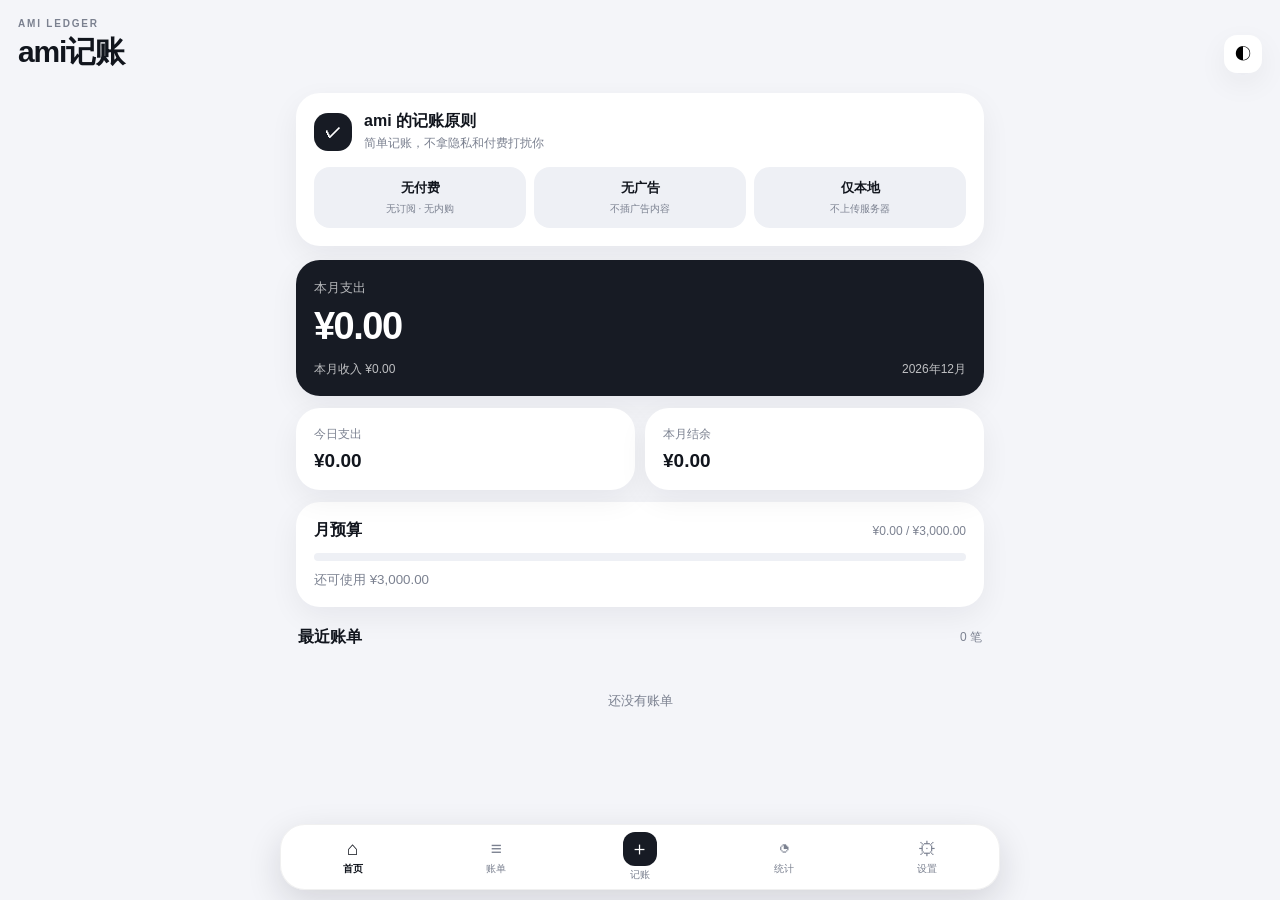
<file: index.html>
<!doctype html>
<html lang="zh-CN">
<head>
  <meta charset="utf-8">
  <meta name="viewport" content="width=device-width,initial-scale=1,viewport-fit=cover">
  <meta name="apple-mobile-web-app-capable" content="yes">
  <meta name="apple-mobile-web-app-status-bar-style" content="default">
  <meta name="apple-mobile-web-app-title" content="ami记账">
  <meta name="theme-color" content="#141821">
  <meta name="format-detection" content="telephone=no">
  <link rel="manifest" href="manifest.webmanifest">
  <link rel="apple-touch-icon" href="apple-touch-icon.png">
  <link rel="stylesheet" href="styles.css">
  <title>ami记账</title>
</head>
<body>
<div id="app">
  <header class="topbar">
    <div>
      <div class="eyebrow">AMI LEDGER</div>
      <h1 id="pageTitle">ami记账</h1>
    </div>
    <button class="icon-btn" id="themeBtn" aria-label="切换主题">◐</button>
  </header>

  <main>
    <section class="page active" data-page="home">
      <div class="promise-card">
        <div class="promise-head">
          <div class="shield">✓</div>
          <div>
            <strong>ami 的记账原则</strong>
            <span>简单记账，不拿隐私和付费打扰你</span>
          </div>
        </div>
        <div class="promise-grid">
          <div><b>无付费</b><small>无订阅 · 无内购</small></div>
          <div><b>无广告</b><small>不插广告内容</small></div>
          <div><b>仅本地</b><small>不上传服务器</small></div>
        </div>
      </div>

      <div class="summary-card">
        <span>本月支出</span>
        <strong id="monthExpense">¥0.00</strong>
        <div class="summary-row">
          <span id="monthIncome">本月收入 ¥0.00</span>
          <span id="monthLabel"></span>
        </div>
      </div>

      <div class="mini-grid">
        <div class="mini-card"><span>今日支出</span><b id="todayExpense">¥0.00</b></div>
        <div class="mini-card"><span>本月结余</span><b id="monthBalance">¥0.00</b></div>
      </div>

      <div class="card">
        <div class="card-title"><b>月预算</b><span id="budgetText">¥0 / ¥3000</span></div>
        <div class="progress"><i id="budgetBar"></i></div>
        <small id="budgetHint">还可使用 ¥3000.00</small>
      </div>

      <div class="section-title"><b>最近账单</b><span id="recordCount">0 笔</span></div>
      <div id="recentList" class="list"></div>
    </section>

    <section class="page" data-page="ledger">
      <div class="segmented" id="ledgerFilter">
        <button class="active" data-filter="全部">全部</button>
        <button data-filter="支出">支出</button>
        <button data-filter="收入">收入</button>
      </div>
      <input id="searchInput" class="input search" placeholder="搜索分类、备注或支付方式">
      <div id="ledgerList" class="list"></div>
    </section>

    <section class="page" data-page="add">
      <div class="segmented" id="typeSwitch">
        <button class="active" data-type="支出">支出</button>
        <button data-type="收入">收入</button>
      </div>

      <div class="amount-box">
        <span>¥</span>
        <input id="amountInput" inputmode="decimal" placeholder="0.00">
      </div>

      <div class="section-title"><b>分类</b></div>
      <div id="categoryGrid" class="category-grid"></div>

      <div class="form-card">
        <label>支付方式
          <select id="paymentSelect">
            <option>微信</option><option>支付宝</option><option>银行卡</option><option>现金</option><option>其他</option>
          </select>
        </label>
        <label>日期
          <input id="dateInput" type="datetime-local">
        </label>
        <label>备注
          <input id="noteInput" placeholder="可选">
        </label>
      </div>

      <button class="primary-btn" id="saveBtn">保存这笔账单</button>
    </section>

    <section class="page" data-page="stats">
      <div class="segmented" id="statsType">
        <button class="active" data-type="支出">支出</button>
        <button data-type="收入">收入</button>
      </div>
      <div class="summary-card compact">
        <span id="statsLabel">本月支出</span>
        <strong id="statsTotal">¥0.00</strong>
      </div>

      <div class="card">
        <div class="card-title"><b>每日趋势</b></div>
        <canvas id="dailyCanvas" height="180"></canvas>
      </div>

      <div class="card">
        <div class="card-title"><b>分类占比</b></div>
        <canvas id="categoryCanvas" height="220"></canvas>
        <div id="categoryLegend" class="legend"></div>
      </div>
    </section>

    <section class="page" data-page="settings">
      <div class="card">
        <div class="card-title"><b>ami 的承诺</b></div>
        <div class="kv"><span>付费功能</span><b>无</b></div>
        <div class="kv"><span>广告</span><b>无</b></div>
        <div class="kv"><span>第三方分析</span><b>无</b></div>
        <div class="kv"><span>开发者云同步</span><b>无</b></div>
        <div class="kv"><span>账单默认存储</span><b>本机</b></div>
      </div>

      <div class="card">
        <div class="card-title"><b>预算</b></div>
        <label class="row-label">每月预算
          <input id="budgetInput" inputmode="decimal" value="3000">
        </label>
        <button class="secondary-btn" id="saveBudgetBtn">保存预算</button>
      </div>

      <div class="card">
        <div class="card-title"><b>数据</b></div>
        <button class="setting-btn" id="exportBtn">导出 CSV</button>
        <label class="setting-btn file-btn">导入备份 JSON
          <input id="importInput" type="file" accept="application/json">
        </label>
        <button class="setting-btn danger" id="clearBtn">清空所有账单</button>
      </div>

      <div class="card">
        <div class="card-title"><b>关于 ami记账</b></div>
        <p class="muted">ami记账不会主动把你的账单发送到开发者服务器。数据保存在 Safari/PWA 的本地数据库中。</p>
        <button class="setting-btn" id="backupJsonBtn">导出完整 JSON 备份</button>
      </div>

      <div class="install-tip">
        <b>安装到 iPhone 主屏幕</b>
        <span>Safari 打开本页 → 分享 → 添加到主屏幕</span>
      </div>
    </section>
  </main>

  <nav class="tabbar">
    <button class="active" data-nav="home"><span>⌂</span><small>首页</small></button>
    <button data-nav="ledger"><span>≡</span><small>账单</small></button>
    <button class="add-tab" data-nav="add"><span>＋</span><small>记账</small></button>
    <button data-nav="stats"><span>◔</span><small>统计</small></button>
    <button data-nav="settings"><span>⚙</span><small>设置</small></button>
  </nav>

  <div id="toast" class="toast"></div>
</div>
<script src="app.js"></script>
</body>
</html>
</file>
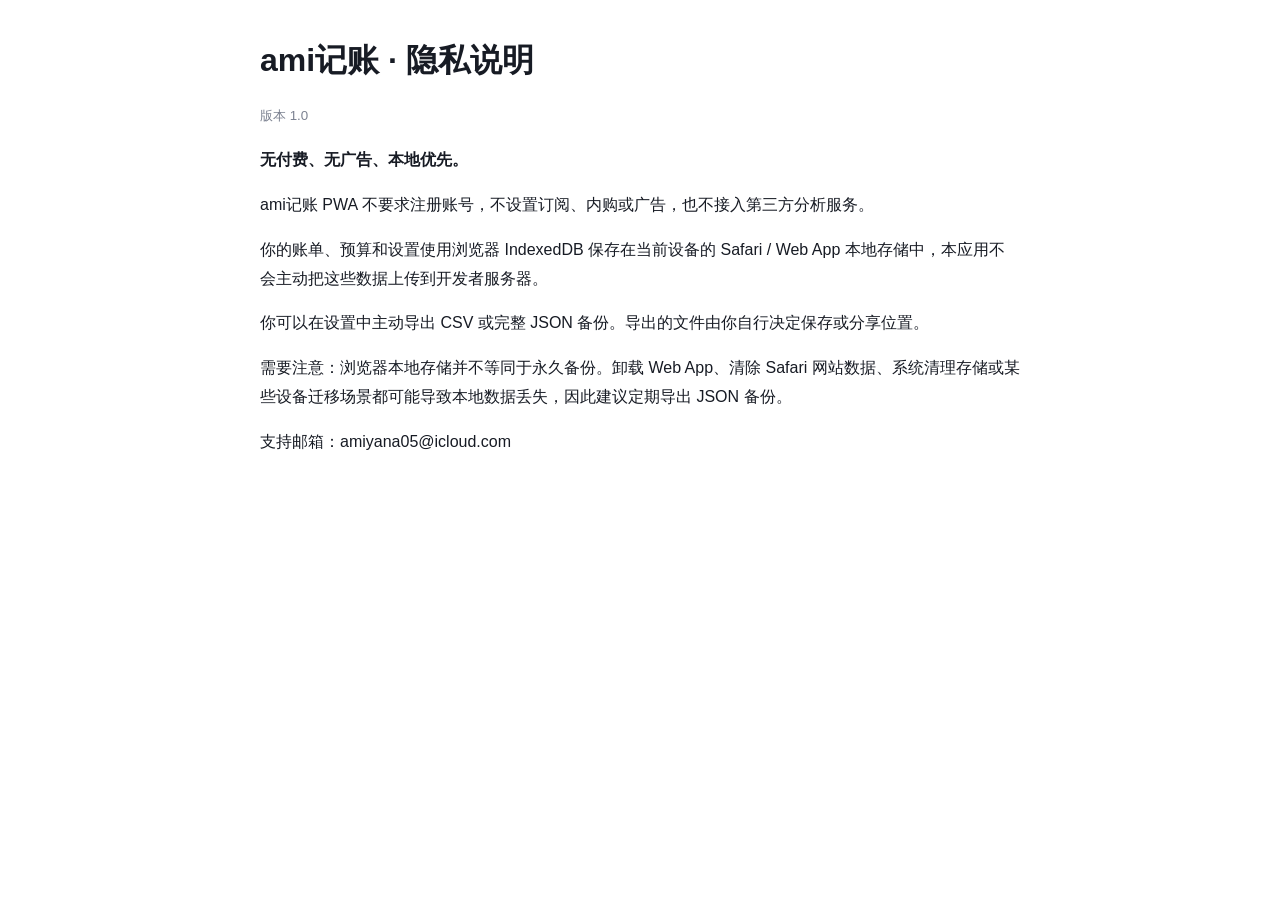
<file: privacy.html>
<!doctype html><html lang="zh-CN"><head><meta charset="utf-8"><meta name="viewport" content="width=device-width,initial-scale=1"><title>ami记账隐私说明</title><style>body{font-family:-apple-system,BlinkMacSystemFont,"PingFang SC",sans-serif;max-width:760px;margin:40px auto;padding:0 20px;line-height:1.8;color:#171b24}h1{line-height:1.25}small{color:#7b8190}</style></head><body>
<h1>ami记账 · 隐私说明</h1><small>版本 1.0</small>
<p><b>无付费、无广告、本地优先。</b></p>
<p>ami记账 PWA 不要求注册账号，不设置订阅、内购或广告，也不接入第三方分析服务。</p>
<p>你的账单、预算和设置使用浏览器 IndexedDB 保存在当前设备的 Safari / Web App 本地存储中，本应用不会主动把这些数据上传到开发者服务器。</p>
<p>你可以在设置中主动导出 CSV 或完整 JSON 备份。导出的文件由你自行决定保存或分享位置。</p>
<p>需要注意：浏览器本地存储并不等同于永久备份。卸载 Web App、清除 Safari 网站数据、系统清理存储或某些设备迁移场景都可能导致本地数据丢失，因此建议定期导出 JSON 备份。</p>
<p>支持邮箱：amiyana05@icloud.com</p>
</body></html>
</file>
<file: styles.css>
:root{
  --bg:#f4f5f9;--card:#fff;--text:#11151d;--muted:#7b8190;--line:#e9ebf0;
  --accent:#171b24;--soft:#eef0f5;--danger:#d83a4b;--safe:#1f7a50;
  --shadow:0 10px 30px rgba(20,24,33,.06)
}
*{box-sizing:border-box;-webkit-tap-highlight-color:transparent}
html,body{margin:0;background:var(--bg);color:var(--text);font-family:-apple-system,BlinkMacSystemFont,"SF Pro Text","PingFang SC",sans-serif}
body{padding:env(safe-area-inset-top) 0 calc(88px + env(safe-area-inset-bottom))}
button,input,select{font:inherit}
button{border:0}
.topbar{position:sticky;top:0;z-index:20;display:flex;justify-content:space-between;align-items:flex-end;padding:18px 18px 10px;background:rgba(244,245,249,.88);backdrop-filter:blur(22px)}
.eyebrow{font-size:10px;letter-spacing:.18em;color:var(--muted);font-weight:700}
h1{font-size:30px;margin:3px 0 0;letter-spacing:-.04em}
.icon-btn{width:38px;height:38px;border-radius:13px;background:var(--card);box-shadow:var(--shadow)}
main{max-width:720px;margin:0 auto}
.page{display:none;padding:10px 16px 28px}.page.active{display:block}
.promise-card,.summary-card,.card,.mini-card,.form-card,.install-tip{background:var(--card);border-radius:24px;padding:18px;box-shadow:var(--shadow)}
.promise-card{margin-bottom:14px}
.promise-head{display:flex;gap:12px;align-items:center}
.promise-head div:last-child{display:flex;flex-direction:column;gap:3px}
.promise-head span{color:var(--muted);font-size:12px}
.shield{width:38px;height:38px;border-radius:14px;background:var(--accent);color:#fff;display:grid;place-items:center;font-weight:800}
.promise-grid{display:grid;grid-template-columns:repeat(3,1fr);gap:8px;margin-top:15px}
.promise-grid div{background:var(--soft);padding:12px 7px;border-radius:16px;text-align:center;display:flex;flex-direction:column;gap:5px}
.promise-grid b{font-size:13px}.promise-grid small{font-size:10px;color:var(--muted)}
.summary-card{background:var(--accent);color:#fff;margin-bottom:12px}
.summary-card>span{font-size:13px;opacity:.68}.summary-card>strong{display:block;font-size:38px;margin:8px 0 13px;letter-spacing:-.04em}
.summary-row{display:flex;justify-content:space-between;font-size:12px;opacity:.72}
.summary-card.compact>strong{font-size:30px;margin-bottom:2px}
.mini-grid{display:grid;grid-template-columns:1fr 1fr;gap:10px;margin-bottom:12px}
.mini-card{display:flex;flex-direction:column;gap:7px}.mini-card span{font-size:12px;color:var(--muted)}.mini-card b{font-size:19px}
.card{margin-bottom:12px}.card-title{display:flex;justify-content:space-between;align-items:center;margin-bottom:12px}.card-title span{font-size:12px;color:var(--muted)}
.progress{height:8px;background:var(--soft);border-radius:999px;overflow:hidden;margin:9px 0}
.progress i{display:block;height:100%;width:0;background:var(--accent);border-radius:999px;transition:.25s}
.card small{color:var(--muted)}
.section-title{display:flex;justify-content:space-between;align-items:center;margin:20px 2px 10px}.section-title span{font-size:12px;color:var(--muted)}
.list{display:flex;flex-direction:column;gap:9px}
.empty{padding:34px 12px;text-align:center;color:var(--muted);font-size:13px}
.txn{display:flex;gap:12px;align-items:center;background:var(--card);border-radius:19px;padding:13px 14px;box-shadow:var(--shadow)}
.txn-icon{width:42px;height:42px;border-radius:15px;background:var(--soft);display:grid;place-items:center;font-size:19px}
.txn-main{min-width:0;flex:1}.txn-main b{display:block}.txn-main small{display:block;color:var(--muted);margin-top:3px;white-space:nowrap;overflow:hidden;text-overflow:ellipsis}
.txn-value{text-align:right}.txn-value b{display:block}.txn-value small{color:var(--muted);font-size:10px}
.segmented{display:grid;grid-template-columns:repeat(3,1fr);background:#e8eaf0;padding:4px;border-radius:16px;margin:5px 0 14px}
#typeSwitch,#statsType{grid-template-columns:repeat(2,1fr)}
.segmented button{padding:10px;border-radius:12px;background:transparent;color:var(--muted);font-weight:650}
.segmented button.active{background:var(--card);color:var(--text);box-shadow:0 3px 10px rgba(0,0,0,.05)}
.input,.amount-box input,.form-card input,.form-card select,.row-label input{width:100%;border:0;outline:0;background:transparent;color:var(--text)}
.search{background:var(--card);padding:14px 16px;border-radius:16px;margin-bottom:14px;box-shadow:var(--shadow)}
.amount-box{display:flex;align-items:center;gap:10px;background:var(--card);border-radius:22px;padding:16px 18px;margin-bottom:4px;box-shadow:var(--shadow)}
.amount-box span{font-size:28px;font-weight:750}.amount-box input{font-size:38px;font-weight:800;min-width:0}
.category-grid{display:grid;grid-template-columns:repeat(4,1fr);gap:9px;margin-bottom:16px}
.cat-btn{background:var(--card);border-radius:18px;padding:12px 4px;display:flex;flex-direction:column;gap:6px;align-items:center;box-shadow:var(--shadow)}
.cat-btn span{font-size:20px}.cat-btn small{font-size:11px}.cat-btn.active{outline:2px solid var(--accent);outline-offset:-2px}
.form-card{padding:5px 16px;margin-bottom:14px}.form-card label{display:flex;align-items:center;justify-content:space-between;gap:16px;padding:14px 0;border-bottom:1px solid var(--line);font-size:14px}.form-card label:last-child{border-bottom:0}
.form-card input,.form-card select{text-align:right;max-width:64%}
.primary-btn,.secondary-btn{width:100%;padding:15px;border-radius:17px;background:var(--accent);color:#fff;font-weight:750}
.secondary-btn{background:var(--soft);color:var(--text);margin-top:10px}
.kv,.row-label{display:flex;justify-content:space-between;align-items:center;padding:10px 0;border-bottom:1px solid var(--line);font-size:14px}.kv:last-child{border-bottom:0}.kv b{font-size:13px}
.row-label input{text-align:right;max-width:120px}
.setting-btn{display:block;width:100%;text-align:left;padding:14px 0;background:transparent;border-bottom:1px solid var(--line);font-weight:600}.setting-btn:last-child{border-bottom:0}.danger{color:var(--danger)}
.file-btn input{display:none}
.install-tip{display:flex;flex-direction:column;gap:5px}.install-tip span,.muted{color:var(--muted);font-size:12px;line-height:1.6}
canvas{width:100%;display:block}
.legend{display:grid;grid-template-columns:1fr 1fr;gap:8px;margin-top:12px}.legend div{font-size:12px;color:var(--muted);display:flex;justify-content:space-between;gap:8px}
.tabbar{position:fixed;left:10px;right:10px;bottom:max(10px,env(safe-area-inset-bottom));height:66px;z-index:40;max-width:720px;margin:auto;display:grid;grid-template-columns:repeat(5,1fr);background:rgba(255,255,255,.94);backdrop-filter:blur(24px);border:1px solid rgba(0,0,0,.06);border-radius:25px;box-shadow:0 12px 35px rgba(20,24,33,.14);overflow:hidden}
.tabbar button{background:transparent;display:flex;flex-direction:column;align-items:center;justify-content:center;gap:2px;color:var(--muted)}.tabbar button span{font-size:19px}.tabbar button small{font-size:10px}.tabbar button.active{color:var(--text);font-weight:750}.add-tab span{width:34px;height:34px;border-radius:12px;background:var(--accent);color:#fff;display:grid;place-items:center}
.toast{position:fixed;left:50%;bottom:92px;transform:translate(-50%,14px);background:#11151d;color:white;padding:10px 14px;border-radius:13px;font-size:12px;opacity:0;pointer-events:none;transition:.2s;z-index:80;white-space:nowrap}.toast.show{opacity:1;transform:translate(-50%,0)}
body.dark{--bg:#0d0f13;--card:#171a21;--text:#f5f6f8;--muted:#9ca2af;--line:#292d36;--accent:#f5f6f8;--soft:#22262e;--shadow:none}
body.dark .summary-card{background:#f5f6f8;color:#0d0f13}
body.dark .primary-btn{background:#f5f6f8;color:#0d0f13}
body.dark .tabbar{background:rgba(23,26,33,.94);border-color:#2a2e37}
body.dark .add-tab span{background:#f5f6f8;color:#0d0f13}
@media(max-width:360px){.promise-grid small{display:none}.category-grid{grid-template-columns:repeat(4,1fr)}}
</file>
